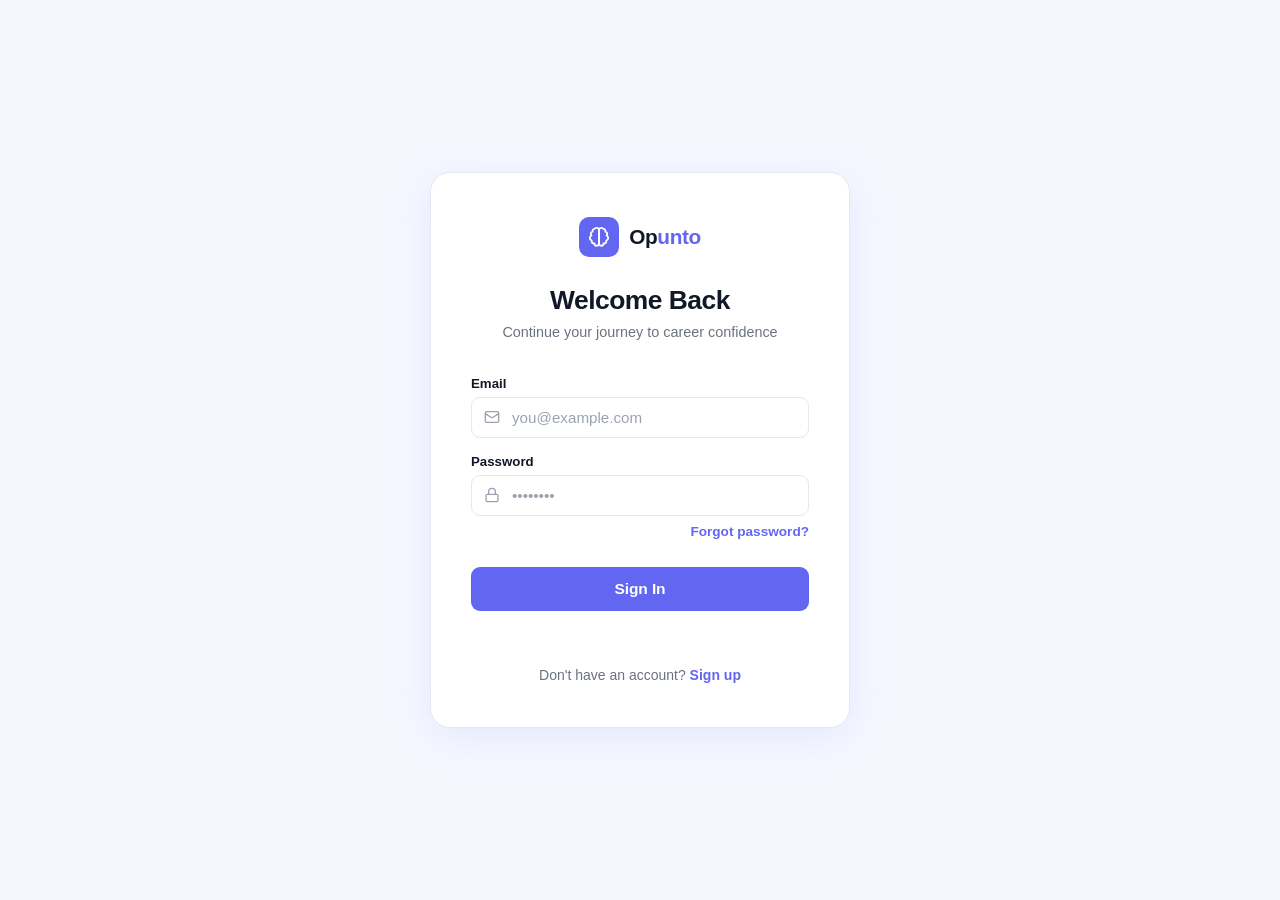
<file: frontend/index.html>
<!DOCTYPE html>
<html lang="en">
<head>
  <meta charset="UTF-8" />
  <meta name="viewport" content="width=device-width, initial-scale=1.0" />
  <title>Opunto — Sign In</title>
  <style>
    *, *::before, *::after { box-sizing: border-box; margin: 0; padding: 0; }

    :root {
      --primary: #6366f1;
      --primary-dark: #4f46e5;
      --primary-light: #e0e7ff;
      --text: #111827;
      --muted: #6b7280;
      --border: #e5e7eb;
      --bg: #f5f7ff;
      --card: #ffffff;
      --error: #dc2626;
      --radius: 12px;
    }

    body {
      font-family: -apple-system, BlinkMacSystemFont, 'Segoe UI', Roboto, 'Helvetica Neue', Arial, sans-serif;
      background: var(--bg);
      color: var(--text);
      min-height: 100vh;
      display: flex;
      flex-direction: column;
      align-items: center;
      justify-content: center;
      padding: 24px 20px;
    }

    /* ── Card ── */
    .card {
      background: var(--card);
      border: 1px solid var(--border);
      border-radius: 20px;
      padding: 44px 40px;
      width: 100%;
      max-width: 420px;
      box-shadow: 0 8px 40px rgba(99, 102, 241, 0.10);
    }

    /* ── Logo ── */
    .brand {
      display: flex;
      align-items: center;
      justify-content: center;
      gap: 10px;
      margin-bottom: 28px;
      text-decoration: none;
    }

    .brand-icon {
      width: 40px;
      height: 40px;
      background: var(--primary);
      border-radius: 10px;
      display: flex;
      align-items: center;
      justify-content: center;
      color: #fff;
      flex-shrink: 0;
    }

    .brand-name {
      font-size: 1.3rem;
      font-weight: 800;
      color: var(--text);
      letter-spacing: -0.4px;
    }

    .brand-name span { color: var(--primary); }

    /* ── Headings ── */
    .card h1 {
      font-size: 1.65rem;
      font-weight: 800;
      letter-spacing: -0.5px;
      text-align: center;
      margin-bottom: 6px;
    }

    .subtitle {
      font-size: 0.9rem;
      color: var(--muted);
      text-align: center;
      margin-bottom: 32px;
      line-height: 1.5;
    }

    /* ── Input fields ── */
    .field { margin-bottom: 16px; }

    label {
      display: block;
      font-size: 0.83rem;
      font-weight: 600;
      color: var(--text);
      margin-bottom: 6px;
    }

    .input-wrap {
      position: relative;
      display: flex;
      align-items: center;
    }

    .input-icon {
      position: absolute;
      left: 13px;
      color: #9ca3af;
      pointer-events: none;
      display: flex;
    }

    input {
      width: 100%;
      padding: 11px 14px 11px 40px;
      border: 1.5px solid var(--border);
      border-radius: 9px;
      font-size: 0.95rem;
      color: var(--text);
      background: var(--card);
      outline: none;
      transition: border-color 0.15s, box-shadow 0.15s;
      font-family: inherit;
    }

    input::placeholder { color: #9ca3af; }

    input:focus {
      border-color: var(--primary);
      box-shadow: 0 0 0 3px rgba(99, 102, 241, 0.12);
    }

    /* ── Buttons ── */
    .btn {
      width: 100%;
      padding: 13px;
      border-radius: 9px;
      font-size: 0.97rem;
      font-weight: 700;
      cursor: pointer;
      transition: background 0.18s, transform 0.18s, box-shadow 0.18s, color 0.18s;
      font-family: inherit;
      letter-spacing: -0.1px;
      border: none;
    }

    .btn-primary {
      background: var(--primary);
      color: #fff;
      margin-top: 8px;
    }

    .btn-primary:hover {
      background: var(--primary-dark);
      transform: translateY(-1px);
      box-shadow: 0 6px 20px rgba(99, 102, 241, 0.35);
    }

    .btn-primary:active { transform: translateY(0); }

    /* ── Error message ── */
    #auth-message {
      margin-top: 12px;
      font-size: 0.875rem;
      font-weight: 500;
      min-height: 20px;
      text-align: center;
      color: var(--error);
    }

    /* ── Sign up link ── */
    .signup-link {
      text-align: center;
      font-size: 0.875rem;
      color: var(--muted);
      margin-top: 24px;
    }

    .signup-link a {
      color: var(--primary);
      font-weight: 600;
      text-decoration: none;
    }

    .signup-link a:hover { text-decoration: underline; }

    /* ── Forgot password link ── */
    .forgot-link {
      text-align: right;
      font-size: 0.85rem;
      margin-top: -8px;
      margin-bottom: 20px;
    }

    .forgot-link a {
      color: var(--primary);
      font-weight: 600;
      text-decoration: none;
    }

    .forgot-link a:hover { text-decoration: underline; }

    /* ── Responsive ── */
    @media (max-width: 480px) {
      .card { padding: 32px 24px; }
    }
  </style>
</head>
<body>

  <div class="card">

    <a href="/frontend/landing.html" class="brand">
      <div class="brand-icon">
        <svg width="22" height="22" viewBox="0 0 24 24" fill="none" stroke="currentColor" stroke-width="2" stroke-linecap="round" stroke-linejoin="round">
          <path d="M9.5 2A2.5 2.5 0 0 1 12 4.5v15a2.5 2.5 0 0 1-4.96-.46 2.5 2.5 0 0 1-2.96-3.08 3 3 0 0 1-.34-5.58 2.5 2.5 0 0 1 1.32-4.24 2.5 2.5 0 0 1 1.98-3A2.5 2.5 0 0 1 9.5 2Z"/>
          <path d="M14.5 2A2.5 2.5 0 0 0 12 4.5v15a2.5 2.5 0 0 0 4.96-.46 2.5 2.5 0 0 0 2.96-3.08 3 3 0 0 0 .34-5.58 2.5 2.5 0 0 0-1.32-4.24 2.5 2.5 0 0 0-1.98-3A2.5 2.5 0 0 0 14.5 2Z"/>
        </svg>
      </div>
      <span class="brand-name">Op<span>unto</span></span>
    </a>

    <h1>Welcome Back</h1>
    <p class="subtitle">Continue your journey to career confidence</p>

    <div class="field">
      <label for="email">Email</label>
      <div class="input-wrap">
        <span class="input-icon">
          <svg width="16" height="16" viewBox="0 0 24 24" fill="none" stroke="currentColor" stroke-width="2" stroke-linecap="round" stroke-linejoin="round">
            <rect width="20" height="16" x="2" y="4" rx="2"/>
            <path d="m22 7-8.97 5.7a1.94 1.94 0 0 1-2.06 0L2 7"/>
          </svg>
        </span>
        <input id="email" type="email" placeholder="you@example.com" autocomplete="email" />
      </div>
    </div>

    <div class="field">
      <label for="password">Password</label>
      <div class="input-wrap">
        <span class="input-icon">
          <svg width="16" height="16" viewBox="0 0 24 24" fill="none" stroke="currentColor" stroke-width="2" stroke-linecap="round" stroke-linejoin="round">
            <rect width="18" height="11" x="3" y="11" rx="2" ry="2"/>
            <path d="M7 11V7a5 5 0 0 1 10 0v4"/>
          </svg>
        </span>
        <input id="password" type="password" placeholder="••••••••" autocomplete="current-password" />
      </div>
    </div>

    <p class="forgot-link"><a href="/forgot-password">Forgot password?</a></p>

    <button class="btn btn-primary" type="button" onclick="login()">Sign In</button>

    <div id="auth-message"></div>

    <p class="signup-link">Don't have an account? <a href="/register">Sign up</a></p>

  </div>

  <script src="/frontend/script.js"></script>

</body>
</html>
</file>
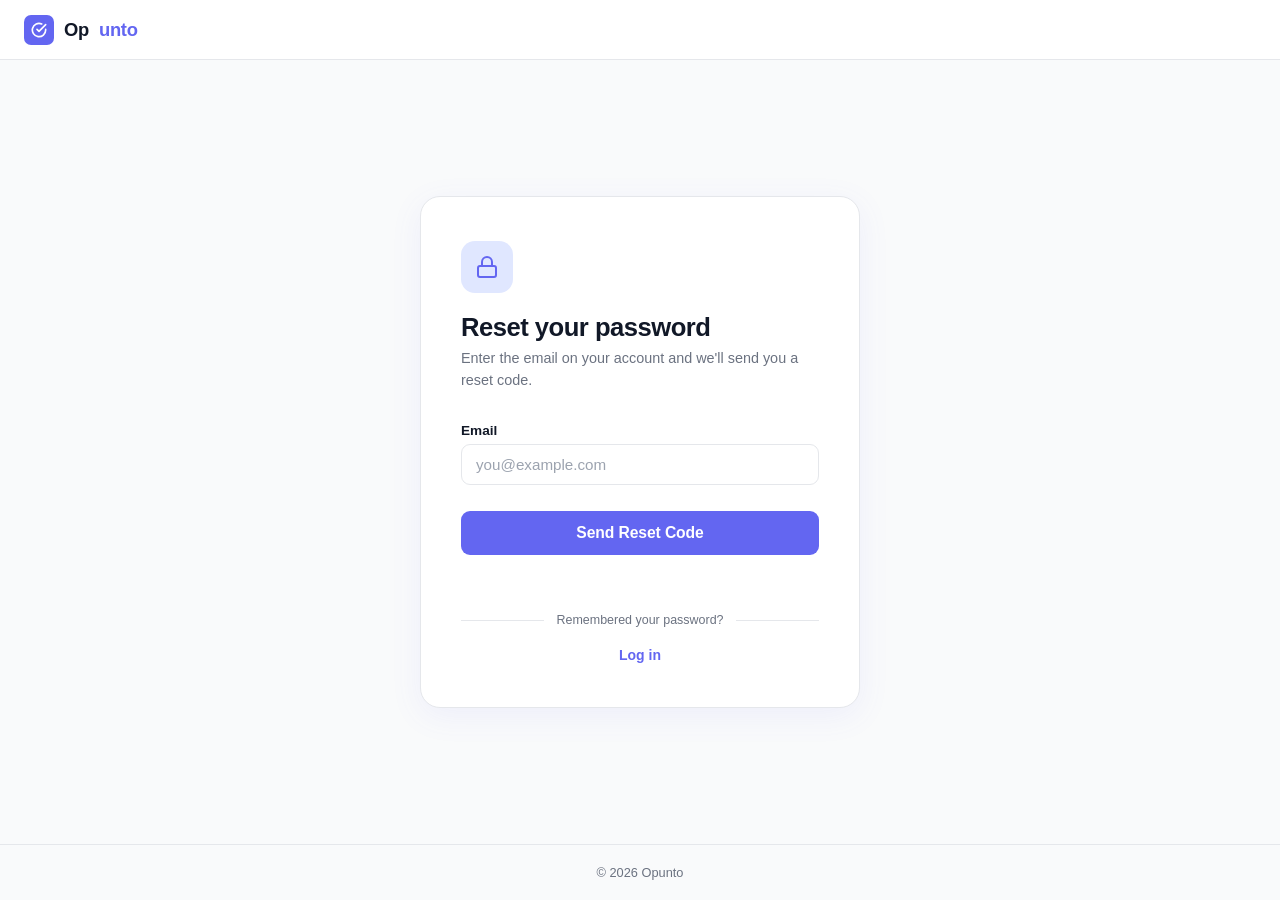
<file: frontend/forgot-password.html>
<!DOCTYPE html>
<html lang="en">
<head>
  <meta charset="UTF-8" />
  <meta name="viewport" content="width=device-width, initial-scale=1.0" />
  <title>Reset Password — Opunto</title>
  <style>
    *, *::before, *::after { box-sizing: border-box; margin: 0; padding: 0; }

    :root {
      --primary: #6366f1;
      --primary-dark: #4f46e5;
      --primary-light: #e0e7ff;
      --text: #111827;
      --muted: #6b7280;
      --border: #e5e7eb;
      --bg: #f9fafb;
      --card: #ffffff;
      --error: #dc2626;
      --success: #16a34a;
      --radius: 12px;
    }

    body {
      font-family: -apple-system, BlinkMacSystemFont, 'Segoe UI', Roboto, 'Helvetica Neue', Arial, sans-serif;
      background: var(--bg);
      color: var(--text);
      min-height: 100vh;
      display: flex;
      flex-direction: column;
    }

    nav {
      background: rgba(255, 255, 255, 0.92);
      backdrop-filter: blur(12px);
      border-bottom: 1px solid var(--border);
      padding: 0 24px;
      height: 60px;
      display: flex;
      align-items: center;
    }

    .logo {
      display: flex;
      align-items: center;
      gap: 10px;
      text-decoration: none;
      font-size: 1.15rem;
      font-weight: 700;
      color: var(--text);
      letter-spacing: -0.3px;
    }

    .logo-icon {
      width: 30px;
      height: 30px;
      background: var(--primary);
      border-radius: 7px;
      display: flex;
      align-items: center;
      justify-content: center;
      color: #fff;
      font-size: 0.9rem;
    }

    .logo span { color: var(--primary); }

    main {
      flex: 1;
      display: flex;
      align-items: center;
      justify-content: center;
      padding: 40px 20px;
    }

    .card {
      background: var(--card);
      border: 1px solid var(--border);
      border-radius: 20px;
      padding: 44px 40px;
      width: 100%;
      max-width: 440px;
      box-shadow: 0 8px 32px rgba(99, 102, 241, 0.08);
    }

    .card-icon {
      width: 52px;
      height: 52px;
      background: var(--primary-light);
      border-radius: 14px;
      display: flex;
      align-items: center;
      justify-content: center;
      margin-bottom: 20px;
    }

    .card h1 {
      font-size: 1.6rem;
      font-weight: 800;
      letter-spacing: -0.5px;
      margin-bottom: 6px;
    }

    .card .subtitle {
      font-size: 0.9rem;
      color: var(--muted);
      margin-bottom: 32px;
      line-height: 1.5;
    }

    .field { margin-bottom: 18px; }

    label {
      display: block;
      font-size: 0.85rem;
      font-weight: 600;
      color: var(--text);
      margin-bottom: 6px;
    }

    input {
      width: 100%;
      padding: 11px 14px;
      border: 1.5px solid var(--border);
      border-radius: 9px;
      font-size: 0.95rem;
      color: var(--text);
      background: var(--card);
      outline: none;
      transition: border-color 0.15s, box-shadow 0.15s;
      font-family: inherit;
    }

    input::placeholder { color: #9ca3af; }

    input:focus {
      border-color: var(--primary);
      box-shadow: 0 0 0 3px rgba(99, 102, 241, 0.12);
    }

    .btn-submit {
      width: 100%;
      padding: 13px;
      background: var(--primary);
      color: #fff;
      border: none;
      border-radius: 9px;
      font-size: 0.98rem;
      font-weight: 700;
      cursor: pointer;
      margin-top: 8px;
      transition: background 0.18s, transform 0.18s, box-shadow 0.18s;
      font-family: inherit;
      letter-spacing: -0.1px;
    }

    .btn-submit:hover {
      background: var(--primary-dark);
      transform: translateY(-1px);
      box-shadow: 0 6px 20px rgba(99, 102, 241, 0.35);
    }

    .btn-submit:active { transform: translateY(0); }

    #reset-message {
      margin-top: 14px;
      font-size: 0.875rem;
      font-weight: 500;
      min-height: 20px;
      text-align: center;
      color: var(--error);
    }

    #reset-message.success { color: var(--success); }

    .divider {
      display: flex;
      align-items: center;
      gap: 12px;
      margin: 24px 0 20px;
    }

    .divider::before, .divider::after {
      content: '';
      flex: 1;
      height: 1px;
      background: var(--border);
    }

    .divider span {
      font-size: 0.78rem;
      color: var(--muted);
      white-space: nowrap;
    }

    .login-link {
      text-align: center;
      font-size: 0.875rem;
      color: var(--muted);
    }

    .login-link a {
      color: var(--primary);
      font-weight: 600;
      text-decoration: none;
    }

    .login-link a:hover { text-decoration: underline; }

    footer {
      text-align: center;
      padding: 20px;
      font-size: 0.8rem;
      color: var(--muted);
      border-top: 1px solid var(--border);
    }

    @media (max-width: 480px) {
      .card { padding: 32px 24px; }
    }
  </style>
</head>
<body>

  <nav>
    <a href="/frontend/landing.html" class="logo">
      <div class="logo-icon">
        <svg width="16" height="16" viewBox="0 0 24 24" fill="none" stroke="currentColor" stroke-width="2.5" stroke-linecap="round" stroke-linejoin="round">
          <path d="M22 11.08V12a10 10 0 1 1-5.93-9.14"/>
          <polyline points="22 4 12 14.01 9 11.01"/>
        </svg>
      </div>
      Op<span>unto</span>
    </a>
  </nav>

  <main>
    <div class="card">

      <div class="card-icon">
        <svg width="24" height="24" viewBox="0 0 24 24" fill="none" stroke="#6366f1" stroke-width="2" stroke-linecap="round" stroke-linejoin="round">
          <rect width="18" height="11" x="3" y="11" rx="2" ry="2"/>
          <path d="M7 11V7a5 5 0 0 1 10 0v4"/>
        </svg>
      </div>

      <h1>Reset your password</h1>
      <p class="subtitle" id="reset-subtitle">Enter the email on your account and we'll send you a reset code.</p>

      <div class="field">
        <label for="reset-email">Email</label>
        <input id="reset-email" type="email" placeholder="you@example.com" autocomplete="email" />
      </div>

      <div class="field" id="otp-field" style="display:none">
        <label for="reset-otp">Reset Code</label>
        <input id="reset-otp" type="text" placeholder="6-digit code from your email" maxlength="6" autocomplete="one-time-code" />
      </div>

      <div class="field" id="new-password-field" style="display:none">
        <label for="reset-new-password">New Password</label>
        <input id="reset-new-password" type="password" placeholder="Min. 6 characters" autocomplete="new-password" />
      </div>

      <button class="btn-submit" id="reset-btn" type="button" onclick="forgotPassword()">Send Reset Code</button>

      <div id="reset-message"></div>

      <div class="divider"><span>Remembered your password?</span></div>

      <p class="login-link"><a href="/">Log in</a></p>

    </div>
  </main>

  <footer>© 2026 Opunto</footer>

  <script src="/frontend/script.js"></script>

</body>
</html>
</file>
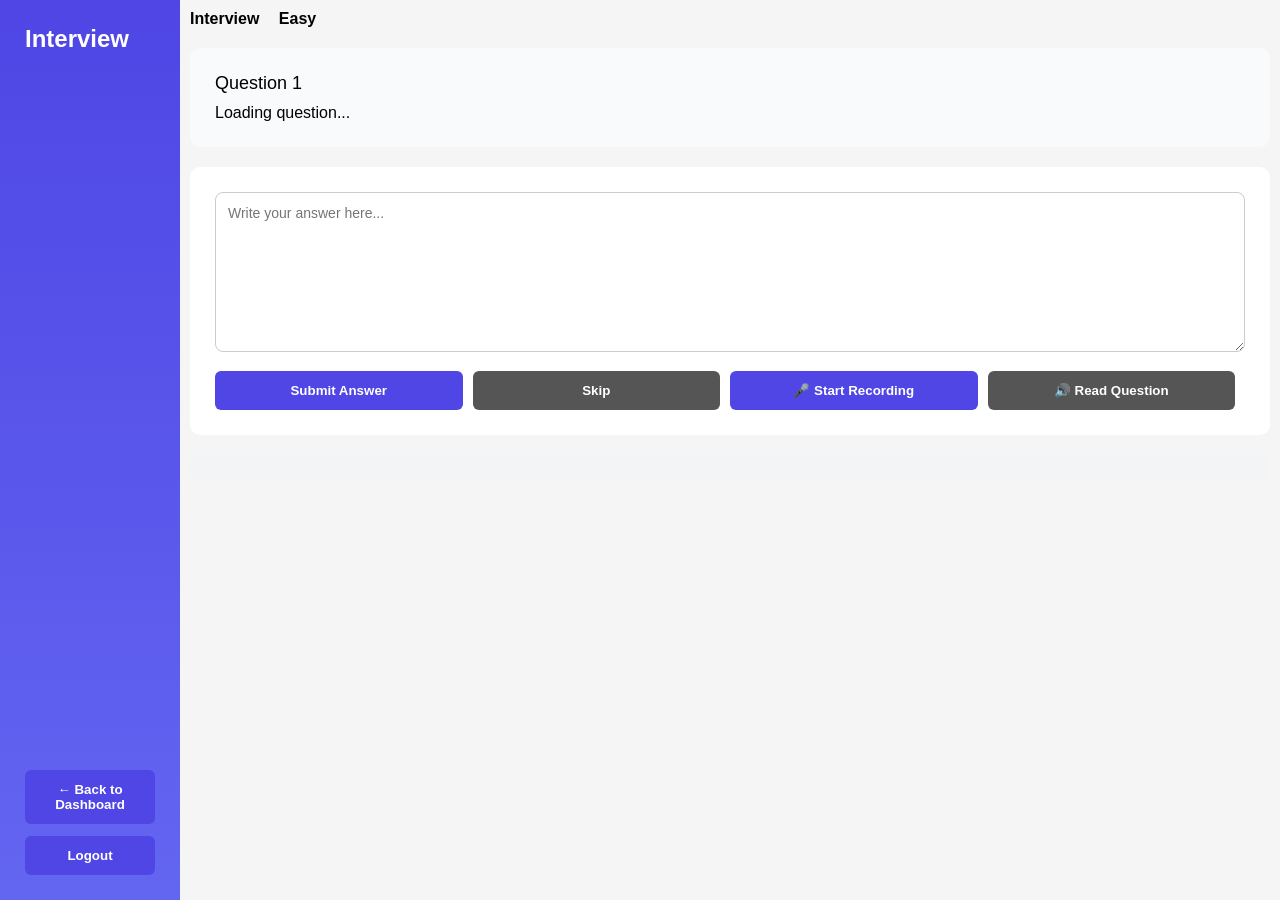
<file: frontend/interview.html>
<!DOCTYPE html>
<html>

<head>
    <title>Interview Session</title>
    <link rel="stylesheet" href="/frontend/style.css">
</head>

<body>

<!-- Sidebar -->

<div class="sidebar">
    <h2>Interview</h2>
    
    <div class="sidebar-bottom">
    <button onclick="window.location.href='/frontend/dashboard.html'" style="margin-bottom: 12px;">← Back to Dashboard</button>
        <button onclick="logout()">Logout</button>
        
    </div>
</div>

<!-- Main Content -->

<div class="main-content">

    <!-- Top Bar -->

    <div class="top-bar">

        <div class="interview-info">
            <span id="domain-title">Interview</span>
            <span id="difficulty">Easy</span>
        </div>

        <!-- <div class="timer">
            ⏱ Time: <span id="time">10:00</span>
        </div> -->

    </div>

    <!-- Question Card -->

    <div class="question-card">

        <div class="question-header">
            Question <span id="question-number">1</span> 
        </div>

        <div class="question-text" id="question">
            Loading question...
        </div>

    </div>

    <!-- Answer Section -->

    <div class="answer-card">

        <textarea id="answer" placeholder="Write your answer here..."></textarea>

        <div class="actions">

            <button type="button" onclick="submitAnswer()">Submit Answer</button>

            <button type="button" id="next-btn" class="secondary-btn" style="display:none;">
                Next
            </button>

            <button type="button" class="secondary-btn" onclick="skipQuestion()">
                Skip
            </button>

            <button id="recordBtn">🎤 Start Recording</button>

            <button type="button" class="secondary-btn" onclick="playQuestionAudio()">🔊 Read Question</button>
            
            <p id="recordStatus"></p>
            
        </div>

    </div>

    <!-- Feedback -->

    <div class="feedback-card" id="feedback">
        <!-- Feedback will appear here -->
    </div>

</div>

<script src="/frontend/script.js"></script>

<script>
    // Optional: Skip handler (you can connect backend later)
    function skipQuestion() {
        alert("Skip feature not implemented yet");
    }
</script>

</body>

</html>
</file>
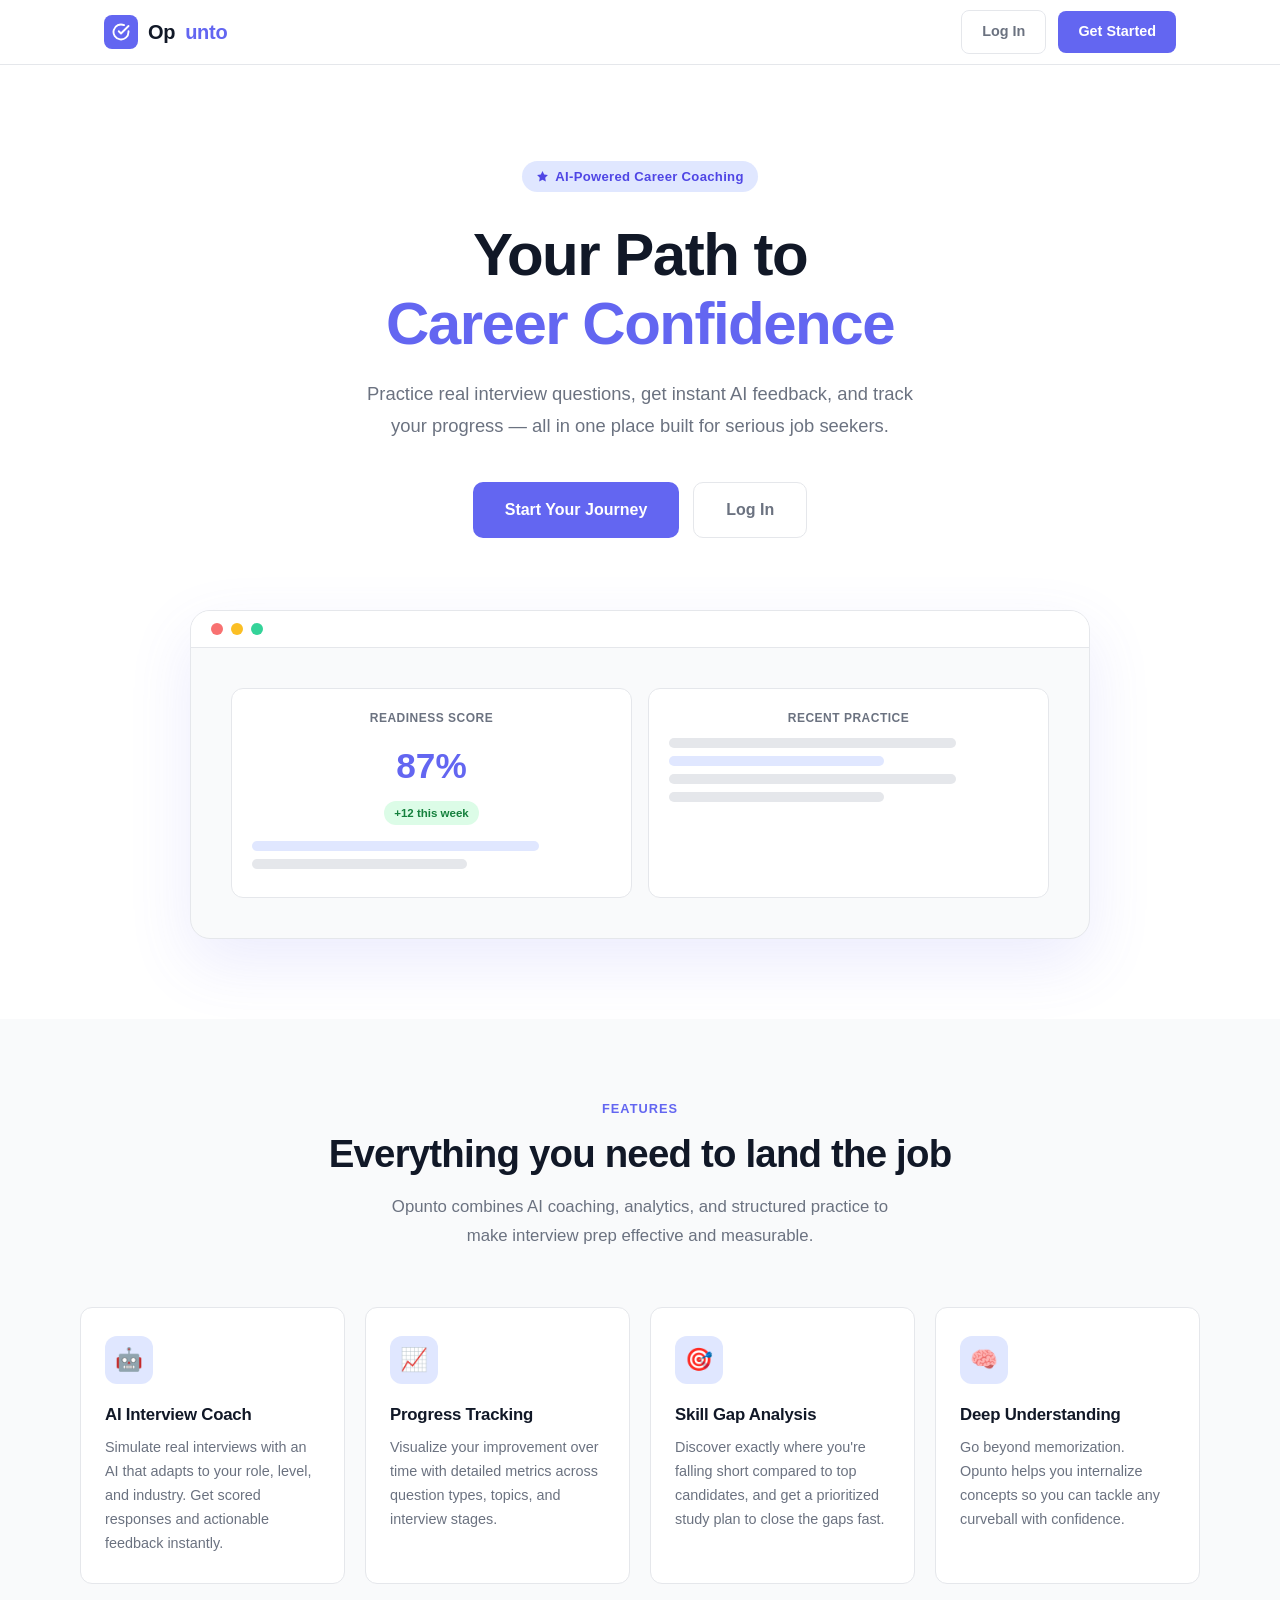
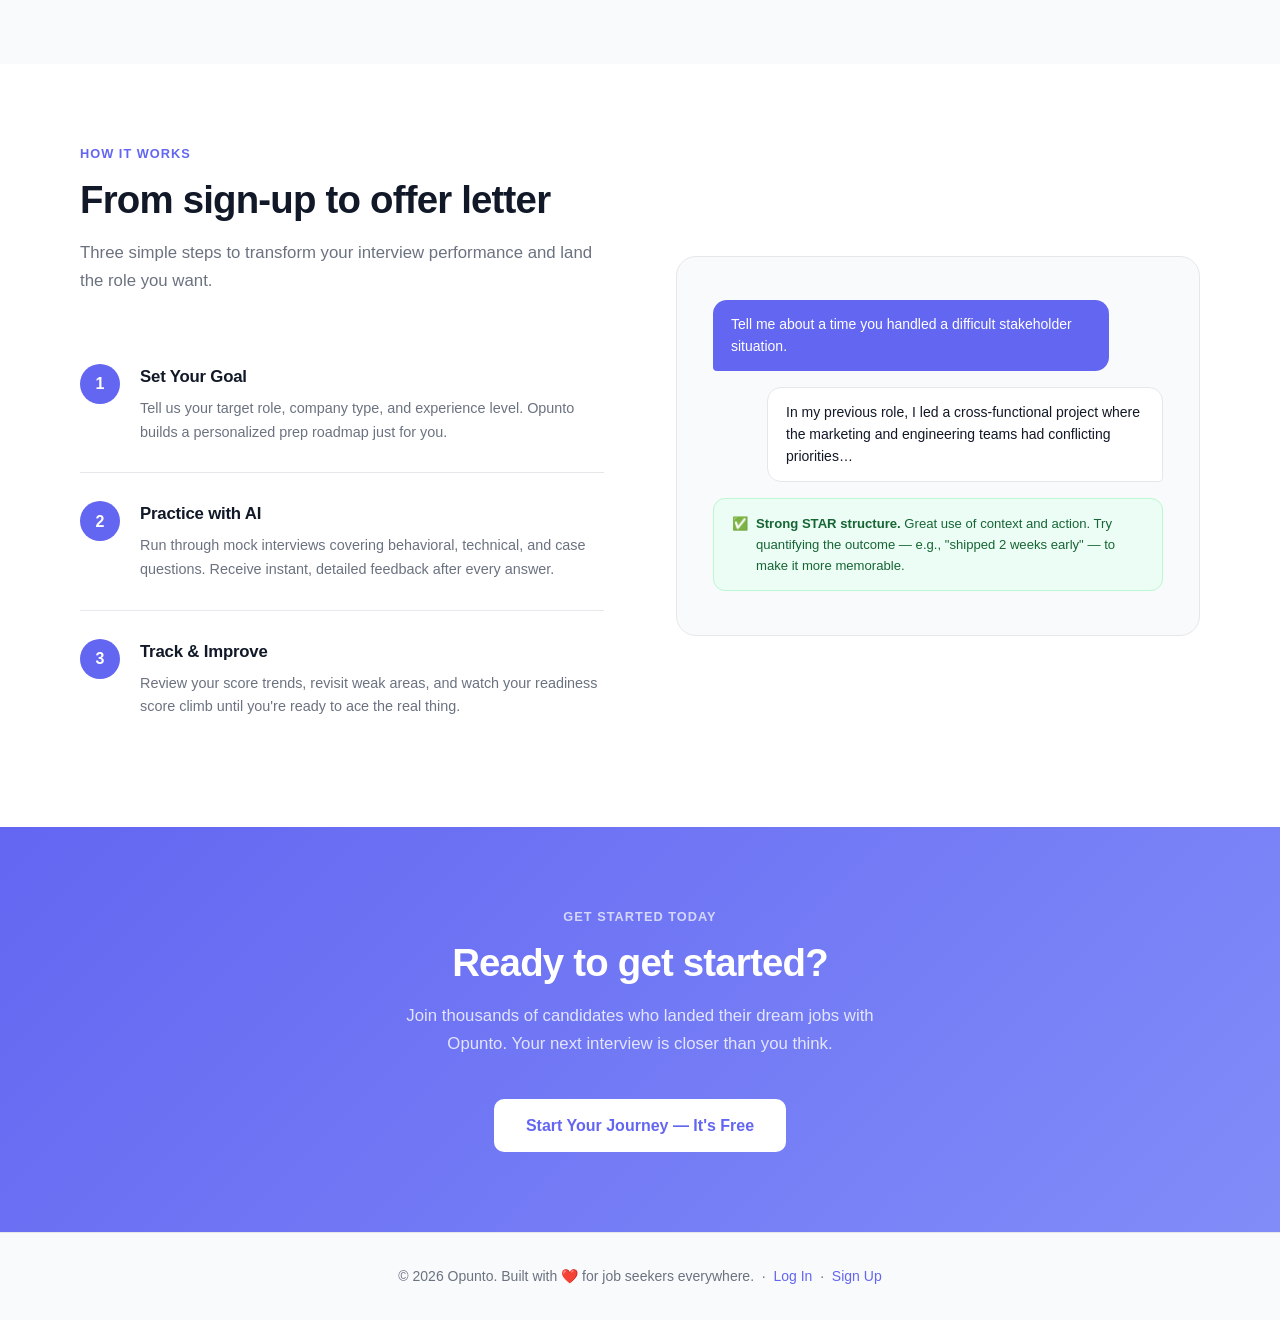
<file: frontend/landing.html>
<!DOCTYPE html>
<html lang="en">
<head>
  <meta charset="UTF-8" />
  <meta name="viewport" content="width=device-width, initial-scale=1.0" />
  <title>Opunto — AI-Powered Interview Preparation</title>
  <style>
    *, *::before, *::after { box-sizing: border-box; margin: 0; padding: 0; }

    :root {
      --primary: #6366f1;
      --primary-dark: #4f46e5;
      --primary-light: #e0e7ff;
      --text: #111827;
      --muted: #6b7280;
      --border: #e5e7eb;
      --bg: #ffffff;
      --bg-soft: #f9fafb;
      --radius: 12px;
      --shadow: 0 4px 24px rgba(99, 102, 241, 0.10);
    }

    html { scroll-behavior: smooth; }

    body {
      font-family: -apple-system, BlinkMacSystemFont, 'Segoe UI', Roboto, 'Helvetica Neue', Arial, sans-serif;
      color: var(--text);
      background: var(--bg);
      line-height: 1.6;
    }

    /* ── Navbar ── */
    nav {
      position: sticky;
      top: 0;
      z-index: 100;
      background: rgba(255, 255, 255, 0.92);
      backdrop-filter: blur(12px);
      border-bottom: 1px solid var(--border);
    }

    .nav-inner {
      max-width: 1120px;
      margin: 0 auto;
      padding: 0 24px;
      height: 64px;
      display: flex;
      align-items: center;
      justify-content: space-between;
    }

    .logo {
      display: flex;
      align-items: center;
      gap: 10px;
      text-decoration: none;
      font-size: 1.25rem;
      font-weight: 700;
      color: var(--text);
      letter-spacing: -0.3px;
    }

    .logo-icon {
      width: 34px;
      height: 34px;
      background: var(--primary);
      border-radius: 8px;
      display: flex;
      align-items: center;
      justify-content: center;
      color: #fff;
      font-size: 1rem;
    }

    .logo span { color: var(--primary); }

    .nav-actions { display: flex; align-items: center; gap: 12px; }

    .btn {
      display: inline-flex;
      align-items: center;
      justify-content: center;
      gap: 6px;
      padding: 9px 20px;
      border-radius: 8px;
      font-size: 0.9rem;
      font-weight: 600;
      cursor: pointer;
      text-decoration: none;
      border: none;
      transition: all 0.18s ease;
    }

    .btn-ghost {
      background: transparent;
      color: var(--muted);
      border: 1px solid var(--border);
    }
    .btn-ghost:hover { background: var(--bg-soft); color: var(--text); }

    .btn-primary {
      background: var(--primary);
      color: #fff;
    }
    .btn-primary:hover { background: var(--primary-dark); transform: translateY(-1px); box-shadow: 0 6px 20px rgba(99,102,241,0.35); }

    .btn-lg {
      padding: 14px 32px;
      font-size: 1rem;
      border-radius: 10px;
    }

    /* ── Hero ── */
    .hero {
      max-width: 1120px;
      margin: 0 auto;
      padding: 96px 24px 80px;
      text-align: center;
    }

    .hero-badge {
      display: inline-flex;
      align-items: center;
      gap: 6px;
      background: var(--primary-light);
      color: var(--primary-dark);
      font-size: 0.82rem;
      font-weight: 600;
      padding: 5px 14px;
      border-radius: 100px;
      margin-bottom: 28px;
      letter-spacing: 0.3px;
    }

    .hero h1 {
      font-size: clamp(2.4rem, 5vw, 3.75rem);
      font-weight: 800;
      line-height: 1.15;
      letter-spacing: -1.5px;
      color: var(--text);
      max-width: 760px;
      margin: 0 auto 20px;
    }

    .hero h1 .highlight {
      color: var(--primary);
      position: relative;
    }

    .hero p {
      font-size: 1.15rem;
      color: var(--muted);
      max-width: 560px;
      margin: 0 auto 40px;
      line-height: 1.75;
    }

    .hero-actions { display: flex; gap: 14px; justify-content: center; flex-wrap: wrap; }

    .hero-image {
      max-width: 900px;
      margin: 72px auto 0;
      background: var(--bg-soft);
      border: 1px solid var(--border);
      border-radius: 20px;
      overflow: hidden;
      box-shadow: 0 24px 64px rgba(99,102,241,0.12);
    }

    .hero-image-bar {
      background: var(--bg);
      border-bottom: 1px solid var(--border);
      padding: 12px 20px;
      display: flex;
      align-items: center;
      gap: 8px;
    }

    .dot { width: 12px; height: 12px; border-radius: 50%; }
    .dot-red { background: #f87171; }
    .dot-yellow { background: #fbbf24; }
    .dot-green { background: #34d399; }

    .hero-image-body {
      padding: 40px;
      display: grid;
      grid-template-columns: 1fr 1fr;
      gap: 16px;
      min-height: 220px;
    }

    .mock-card {
      background: #fff;
      border: 1px solid var(--border);
      border-radius: var(--radius);
      padding: 20px;
    }

    .mock-label {
      font-size: 0.75rem;
      font-weight: 600;
      color: var(--muted);
      text-transform: uppercase;
      letter-spacing: 0.5px;
      margin-bottom: 10px;
    }

    .mock-line { height: 10px; background: var(--border); border-radius: 6px; margin-bottom: 8px; }
    .mock-line.short { width: 60%; }
    .mock-line.med { width: 80%; }
    .mock-line.primary { background: var(--primary-light); }

    .mock-score {
      font-size: 2.2rem;
      font-weight: 800;
      color: var(--primary);
      margin-bottom: 4px;
    }

    .mock-tag {
      display: inline-block;
      font-size: 0.72rem;
      font-weight: 600;
      padding: 3px 10px;
      border-radius: 100px;
      background: #dcfce7;
      color: #15803d;
    }

    /* ── Section wrapper ── */
    section { padding: 80px 24px; }
    .container { max-width: 1120px; margin: 0 auto; }

    .section-label {
      font-size: 0.8rem;
      font-weight: 700;
      color: var(--primary);
      text-transform: uppercase;
      letter-spacing: 1px;
      margin-bottom: 12px;
    }

    .section-title {
      font-size: clamp(1.6rem, 3vw, 2.4rem);
      font-weight: 800;
      letter-spacing: -0.8px;
      line-height: 1.2;
      margin-bottom: 16px;
    }

    .section-sub {
      font-size: 1.05rem;
      color: var(--muted);
      max-width: 520px;
      line-height: 1.7;
    }

    /* ── Features ── */
    .features { background: var(--bg-soft); }

    .features-header { text-align: center; margin-bottom: 56px; }
    .features-header .section-sub { margin: 0 auto; }

    .features-grid {
      display: grid;
      grid-template-columns: repeat(4, 1fr);
      gap: 20px;
    }

    .feature-card {
      background: #fff;
      border: 1px solid var(--border);
      border-radius: var(--radius);
      padding: 28px 24px;
      transition: box-shadow 0.2s, transform 0.2s;
    }

    .feature-card:hover {
      box-shadow: var(--shadow);
      transform: translateY(-4px);
    }

    .feature-icon {
      width: 48px;
      height: 48px;
      border-radius: 12px;
      background: var(--primary-light);
      display: flex;
      align-items: center;
      justify-content: center;
      font-size: 1.4rem;
      margin-bottom: 18px;
    }

    .feature-card h3 {
      font-size: 1.05rem;
      font-weight: 700;
      margin-bottom: 8px;
      letter-spacing: -0.2px;
    }

    .feature-card p {
      font-size: 0.9rem;
      color: var(--muted);
      line-height: 1.65;
    }

    /* ── How it works ── */
    .how { background: var(--bg); }

    .how-inner {
      display: grid;
      grid-template-columns: 1fr 1fr;
      gap: 72px;
      align-items: center;
    }

    .steps { display: flex; flex-direction: column; gap: 0; }

    .step {
      display: flex;
      gap: 20px;
      padding: 28px 0;
      border-bottom: 1px solid var(--border);
      position: relative;
    }

    .step:last-child { border-bottom: none; }

    .step-number {
      flex-shrink: 0;
      width: 40px;
      height: 40px;
      border-radius: 50%;
      background: var(--primary);
      color: #fff;
      font-weight: 800;
      font-size: 1rem;
      display: flex;
      align-items: center;
      justify-content: center;
    }

    .step-content h3 {
      font-size: 1.05rem;
      font-weight: 700;
      margin-bottom: 6px;
      letter-spacing: -0.2px;
    }

    .step-content p {
      font-size: 0.9rem;
      color: var(--muted);
      line-height: 1.65;
    }

    .how-visual {
      background: var(--bg-soft);
      border: 1px solid var(--border);
      border-radius: 20px;
      padding: 36px;
      min-height: 380px;
      display: flex;
      flex-direction: column;
      justify-content: center;
      gap: 16px;
    }

    .chat-bubble {
      padding: 14px 18px;
      border-radius: 14px;
      font-size: 0.875rem;
      line-height: 1.55;
      max-width: 88%;
    }

    .chat-bubble.ai {
      background: var(--primary);
      color: #fff;
      border-bottom-left-radius: 4px;
      align-self: flex-start;
    }

    .chat-bubble.user {
      background: #fff;
      border: 1px solid var(--border);
      color: var(--text);
      border-bottom-right-radius: 4px;
      align-self: flex-end;
    }

    .chat-feedback {
      background: #ecfdf5;
      border: 1px solid #bbf7d0;
      border-radius: 12px;
      padding: 14px 18px;
      font-size: 0.82rem;
      color: #166534;
      display: flex;
      align-items: flex-start;
      gap: 8px;
    }

    /* ── CTA ── */
    .cta-section {
      background: linear-gradient(135deg, var(--primary) 0%, #818cf8 100%);
      color: #fff;
      text-align: center;
    }

    .cta-section .section-title { color: #fff; }

    .cta-section .section-sub { color: rgba(255,255,255,0.8); margin: 0 auto 40px; }

    .btn-white {
      background: #fff;
      color: var(--primary);
    }
    .btn-white:hover { background: var(--primary-light); transform: translateY(-1px); box-shadow: 0 6px 20px rgba(0,0,0,0.12); }

    /* ── Footer ── */
    footer {
      background: var(--bg-soft);
      border-top: 1px solid var(--border);
      padding: 32px 24px;
      text-align: center;
      font-size: 0.875rem;
      color: var(--muted);
    }

    footer a { color: var(--primary); text-decoration: none; }
    footer a:hover { text-decoration: underline; }

    /* ── Responsive ── */
    @media (max-width: 900px) {
      .features-grid { grid-template-columns: repeat(2, 1fr); }
      .how-inner { grid-template-columns: 1fr; gap: 48px; }
      .how-visual { min-height: auto; }
    }

    @media (max-width: 600px) {
      .hero { padding: 64px 20px 56px; }
      .features-grid { grid-template-columns: 1fr; }
      .hero-image-body { grid-template-columns: 1fr; }
      .nav-actions .btn-ghost { display: none; }
      section { padding: 60px 20px; }
    }
  </style>
</head>
<body>

  <!-- Navbar -->
  <nav>
    <div class="nav-inner">
      <a href="/landing.html" class="logo">
        <div class="logo-icon">
          <svg width="18" height="18" viewBox="0 0 24 24" fill="none" stroke="currentColor" stroke-width="2.5" stroke-linecap="round" stroke-linejoin="round">
            <path d="M22 11.08V12a10 10 0 1 1-5.93-9.14"/>
            <polyline points="22 4 12 14.01 9 11.01"/>
          </svg>
        </div>
        Op<span>unto</span>
      </a>
      <div class="nav-actions">
        <a href="/" class="btn btn-ghost">Log In</a>
        <a href="/register" class="btn btn-primary">Get Started</a>
      </div>
    </div>
  </nav>

  <!-- Hero -->
  <div class="hero">
    <div class="hero-badge">
      <svg width="13" height="13" viewBox="0 0 24 24" fill="currentColor"><path d="M12 2L15.09 8.26L22 9.27L17 14.14L18.18 21.02L12 17.77L5.82 21.02L7 14.14L2 9.27L8.91 8.26L12 2Z"/></svg>
      AI-Powered Career Coaching
    </div>
    <h1>Your Path to<br><span class="highlight">Career Confidence</span></h1>
    <p>Practice real interview questions, get instant AI feedback, and track your progress — all in one place built for serious job seekers.</p>
    <div class="hero-actions">
      <a href="/register" class="btn btn-primary btn-lg">Start Your Journey</a>
      <a href="/" class="btn btn-ghost btn-lg">Log In</a>
    </div>

    <div class="hero-image">
      <div class="hero-image-bar">
        <div class="dot dot-red"></div>
        <div class="dot dot-yellow"></div>
        <div class="dot dot-green"></div>
      </div>
      <div class="hero-image-body">
        <div class="mock-card">
          <div class="mock-label">Readiness Score</div>
          <div class="mock-score">87%</div>
          <div class="mock-tag">+12 this week</div>
          <div style="margin-top: 16px;">
            <div class="mock-line med primary"></div>
            <div class="mock-line short"></div>
          </div>
        </div>
        <div class="mock-card">
          <div class="mock-label">Recent Practice</div>
          <div class="mock-line med"></div>
          <div class="mock-line short primary"></div>
          <div class="mock-line med"></div>
          <div class="mock-line short"></div>
        </div>
      </div>
    </div>
  </div>

  <!-- Features -->
  <section class="features">
    <div class="container">
      <div class="features-header">
        <div class="section-label">Features</div>
        <div class="section-title">Everything you need to land the job</div>
        <p class="section-sub">Opunto combines AI coaching, analytics, and structured practice to make interview prep effective and measurable.</p>
      </div>
      <div class="features-grid">
        <div class="feature-card">
          <div class="feature-icon">🤖</div>
          <h3>AI Interview Coach</h3>
          <p>Simulate real interviews with an AI that adapts to your role, level, and industry. Get scored responses and actionable feedback instantly.</p>
        </div>
        <div class="feature-card">
          <div class="feature-icon">📈</div>
          <h3>Progress Tracking</h3>
          <p>Visualize your improvement over time with detailed metrics across question types, topics, and interview stages.</p>
        </div>
        <div class="feature-card">
          <div class="feature-icon">🎯</div>
          <h3>Skill Gap Analysis</h3>
          <p>Discover exactly where you're falling short compared to top candidates, and get a prioritized study plan to close the gaps fast.</p>
        </div>
        <div class="feature-card">
          <div class="feature-icon">🧠</div>
          <h3>Deep Understanding</h3>
          <p>Go beyond memorization. Opunto helps you internalize concepts so you can tackle any curveball with confidence.</p>
        </div>
      </div>
    </div>
  </section>

  <!-- How it works -->
  <section class="how">
    <div class="container">
      <div class="how-inner">
        <div>
          <div class="section-label">How It Works</div>
          <div class="section-title">From sign-up to offer letter</div>
          <p class="section-sub" style="margin-bottom: 40px;">Three simple steps to transform your interview performance and land the role you want.</p>
          <div class="steps">
            <div class="step">
              <div class="step-number">1</div>
              <div class="step-content">
                <h3>Set Your Goal</h3>
                <p>Tell us your target role, company type, and experience level. Opunto builds a personalized prep roadmap just for you.</p>
              </div>
            </div>
            <div class="step">
              <div class="step-number">2</div>
              <div class="step-content">
                <h3>Practice with AI</h3>
                <p>Run through mock interviews covering behavioral, technical, and case questions. Receive instant, detailed feedback after every answer.</p>
              </div>
            </div>
            <div class="step">
              <div class="step-number">3</div>
              <div class="step-content">
                <h3>Track & Improve</h3>
                <p>Review your score trends, revisit weak areas, and watch your readiness score climb until you're ready to ace the real thing.</p>
              </div>
            </div>
          </div>
        </div>
        <div class="how-visual">
          <div class="chat-bubble ai">Tell me about a time you handled a difficult stakeholder situation.</div>
          <div class="chat-bubble user">In my previous role, I led a cross-functional project where the marketing and engineering teams had conflicting priorities…</div>
          <div class="chat-feedback">
            <span>✅</span>
            <span><strong>Strong STAR structure.</strong> Great use of context and action. Try quantifying the outcome — e.g., "shipped 2 weeks early" — to make it more memorable.</span>
          </div>
        </div>
      </div>
    </div>
  </section>

  <!-- CTA -->
  <section class="cta-section">
    <div class="container">
      <div class="section-label" style="color: rgba(255,255,255,0.7);">Get Started Today</div>
      <div class="section-title">Ready to get started?</div>
      <p class="section-sub">Join thousands of candidates who landed their dream jobs with Opunto. Your next interview is closer than you think.</p>
      <a href="/register" class="btn btn-white btn-lg">Start Your Journey — It's Free</a>
    </div>
  </section>

  <!-- Footer -->
  <footer>
    <p>© 2026 Opunto. Built with ❤️ for job seekers everywhere. &nbsp;·&nbsp; <a href="/">Log In</a> &nbsp;·&nbsp; <a href="/register">Sign Up</a></p>
  </footer>

</body>
</html>
</file>
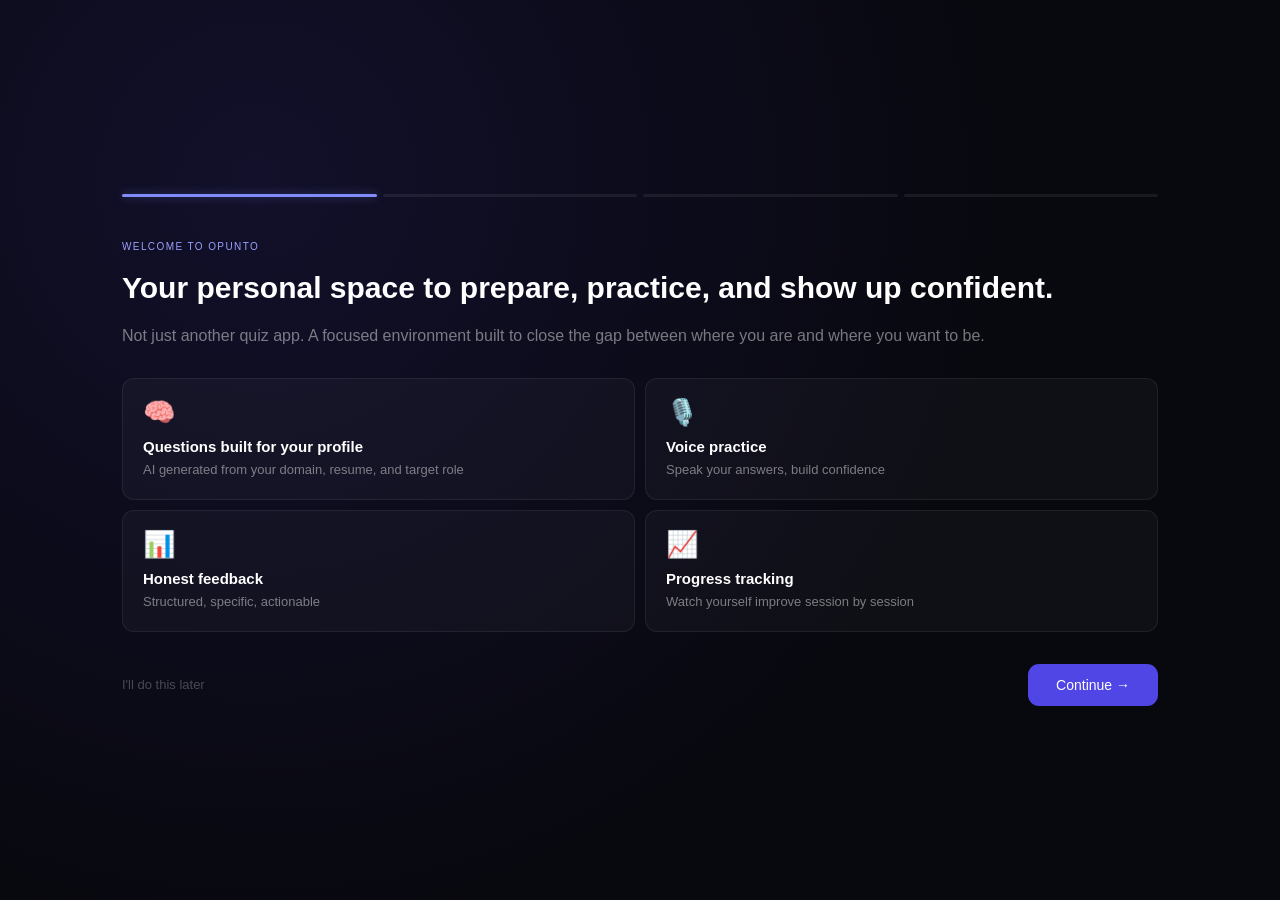
<file: frontend/onboarding.html>
<!DOCTYPE html>
<html>
<head>
<title>Welcome — Opunto</title>
<style>
*{box-sizing:border-box;margin:0;padding:0;font-family:Arial,Helvetica,sans-serif;}
body{background:radial-gradient(circle at 20% 20%,#12102a 0%,#08080f 60%);min-height:100vh;display:flex;justify-content:center;align-items:center;color:white;}
.wrap{width:100%;max-width:1100px;padding:32px;}
.prog{display:flex;gap:6px;margin-bottom:44px;}
.ps{height:3px;flex:1;background:rgba(255,255,255,.07);border-radius:10px;transition:.4s;}
.ps.active{background:#818cf8;box-shadow:0 0 10px rgba(129,140,248,.4);}
.ps.done{background:#6366f1;}
.scene{display:none;animation:fu .45s ease;}
.scene.active{display:block;}
@keyframes fu{from{opacity:0;transform:translateY(8px);}to{opacity:1;transform:none;}}
.tag{font-size:10px;letter-spacing:.14em;text-transform:uppercase;color:#9aa0ff;margin-bottom:16px;}
.title{font-size:30px;line-height:1.35;margin-bottom:12px;font-weight:600;color:#fff;}
.sub{font-size:16px;line-height:1.85;color:rgba(255,255,255,.45);margin-bottom:28px;}

.feat-grid{display:grid;grid-template-columns:1fr 1fr;gap:10px;margin-bottom:8px;}
.feat{background:rgba(255,255,255,.03);border:0.5px solid rgba(255,255,255,.07);border-radius:12px;padding:18px 20px;}
.feat-icon{font-size:26px;margin-bottom:10px;}
.feat-t{font-size:15px;font-weight:900;color:#fff;margin-bottom:5px;}
.feat-d{font-size:13px;color:rgba(255,255,255,.45);line-height:1.6;}

.sg{display:grid;grid-template-columns:1fr 1fr;gap:10px;margin-bottom:14px;}
.sc{border-radius:12px;padding:16px;border:0.5px solid;}
.sc.r{background:rgba(239,68,68,.06);border-color:rgba(239,68,68,.15);}
.sc.a{background:rgba(245,158,11,.06);border-color:rgba(245,158,11,.15);}
.sc.i{background:rgba(99,102,241,.06);border-color:rgba(99,102,241,.15);}
.sc.g{background:rgba(34,197,94,.06);border-color:rgba(34,197,94,.15);}
.sn{font-size:26px;font-weight:600;margin-bottom:5px;}
.sc.r .sn{color:#f87171;}.sc.a .sn{color:#fbbf24;}.sc.i .sn{color:#818cf8;}.sc.g .sn{color:#4ade80;}
.sl{font-size:12px;color:rgba(255,255,255,.6);line-height:1.5;margin-bottom:4px;}
.sx{font-size:13px;color:rgba(255,255,255,.25);line-height:1.6;}
.stag{display:inline-block;font-size:10px;padding:2px 8px;border-radius:5px;margin-top:7px;font-weight:500;}
.sc.r .stag{background:rgba(239,68,68,.12);color:#f87171;}
.sc.a .stag{background:rgba(245,158,11,.12);color:#fbbf24;}
.sc.i .stag{background:rgba(99,102,241,.12);color:#818cf8;}
.sc.g .stag{background:rgba(34,197,94,.12);color:#4ade80;}
.bnr{background:rgba(99,102,241,.08);border:0.5px solid rgba(99,102,241,.2);border-radius:11px;padding:16px 18px;display:flex;gap:12px;align-items:flex-start;}
.bnr-t{font-size:13px;color:rgba(255,255,255,.6);line-height:1.65;}
.bnr-t strong{color:#a5b4fc;font-weight:500;}

.mindset-card{background:rgba(99,102,241,.06);border:0.5px solid rgba(99,102,241,.18);border-radius:14px;padding:24px;margin-bottom:20px;}
.qmark{font-size:32px;color:rgba(99,102,241,.35);line-height:1;margin-bottom:10px;}
.qtext{font-size:15px;color:rgba(255,255,255,.75);line-height:1.8;margin-bottom:14px;}
.qauthor{font-size:12px;color:#818cf8;}

.pillars{display:flex;flex-direction:column;gap:10px;margin-bottom:8px;}
.pillar{display:flex;align-items:center;gap:12px;background:rgba(255,255,255,.03);border:0.5px solid rgba(255,255,255,.06);border-radius:10px;padding:12px 14px;}
.pillar-num{width:24px;height:24px;border-radius:50%;background:rgba(99,102,241,.2);border:0.5px solid rgba(99,102,241,.3);display:flex;align-items:center;justify-content:center;font-size:11px;color:#818cf8;font-weight:600;min-width:24px;}
.pillar-t{font-size:13px;font-weight:500;color:#fff;margin-bottom:2px;}
.pillar-d{font-size:11px;color:rgba(255,255,255,.35);}

.mc-grid{display:grid;grid-template-columns:1fr 1fr;gap:12px;margin-bottom:8px;}
.mc{border:0.5px solid rgba(255,255,255,.1);border-radius:13px;padding:20px;cursor:pointer;transition:all .25s;background:rgba(255,255,255,.02);position:relative;}
.mc:hover{border-color:rgba(99,102,241,.4);background:rgba(99,102,241,.05);transform:translateY(-1px);}
.mc.sel{border-color:#6366f1;background:rgba(99,102,241,.09);}
.mchk{position:absolute;top:13px;right:13px;width:18px;height:18px;border-radius:50%;background:#6366f1;display:none;align-items:center;justify-content:center;font-size:10px;}
.mc.sel .mchk{display:flex;}
.mc-ico{font-size:24px;margin-bottom:10px;}
.mc-name{font-size:14px;font-weight:600;color:#fff;margin-bottom:5px;}
.mc-desc{font-size:12px;color:rgba(255,255,255,.35);line-height:1.6;}
.mc-tag{display:inline-block;font-size:10px;padding:3px 9px;border-radius:6px;background:rgba(99,102,241,.12);color:#818cf8;margin-top:10px;}
.mc-tag.soon{background:rgba(255,255,255,.05);color:rgba(255,255,255,.25);}

.foot{display:flex;justify-content:space-between;align-items:center;margin-top:32px;}
.next-btn{padding:13px 28px;background:#4f46e5;border:none;border-radius:11px;color:#fff;font-size:14px;font-weight:500;cursor:pointer;transition:all .2s;}
.next-btn:hover{background:#4338ca;transform:translateY(-1px);}
.skip-btn{background:none;border:none;color:rgba(255,255,255,.25);cursor:pointer;font-size:13px;}
.skip-btn:hover{color:rgba(255,255,255,.45);}
</style>
</head>
<body>
<div class="wrap">
  <div class="prog">
    <div class="ps active" id="ps0"></div>
    <div class="ps" id="ps1"></div>
    <div class="ps" id="ps2"></div>
    <div class="ps" id="ps3"></div>
  </div>

  <!-- Scene 0 — Welcome -->
  <div class="scene active" id="sc0">
    <div class="tag">Welcome to Opunto</div>
    <div class="title">Your personal space to prepare, practice, and show up confident.</div>
    <div class="sub">Not just another quiz app. A focused environment built to close the gap between where you are and where you want to be.</div>
    <div class="feat-grid">
      <div class="feat"><div class="feat-icon">🧠</div><div class="feat-t">Questions built for your profile</div><div class="feat-d">AI generated from your domain, resume, and target role</div></div>
      <div class="feat"><div class="feat-icon">🎙️</div><div class="feat-t">Voice practice</div><div class="feat-d">Speak your answers, build confidence</div></div>
      <div class="feat"><div class="feat-icon">📊</div><div class="feat-t">Honest feedback</div><div class="feat-d">Structured, specific, actionable</div></div>
      <div class="feat"><div class="feat-icon">📈</div><div class="feat-t">Progress tracking</div><div class="feat-d">Watch yourself improve session by session</div></div>
    </div>
  </div>

  <!-- Scene 1 — Reality stats -->
  <div class="scene" id="sc1">
    <div class="tag">The reality of job hunting</div>
    <div class="title">The odds are tough. Preparation is your only real edge.</div>
    <div class="sub">Here's what the data actually says.</div>
    <div class="sg">
      <div class="sc r"><div class="sn">250+</div><div class="sl">Resumes per job posting</div><div class="sx">You are not competing with a few people. You are competing with hundreds.</div><span class="stag">Reality check</span></div>
      <div class="sc a"><div class="sn">33%</div><div class="sl">Decisions made in first 90 seconds</div><div class="sx">First impressions form before you finish your first answer.</div><span class="stag">Wake up call</span></div>
      <div class="sc i"><div class="sn">47%</div><div class="sl">Fail due to poor prep — not lack of skill</div><div class="sx">Most rejections are about readiness, not ability.</div><span class="stag">The real problem</span></div>
      <div class="sc g"><div class="sn">3x</div><div class="sl">More likely to get an offer with practice</div><div class="sx">Candidates who prepare consistently outperform every time.</div><span class="stag">Your opportunity</span></div>
    </div>
    <div class="bnr"><span style="font-size:20px;min-width:24px">💡</span><div class="bnr-t">You cannot control who else applies. But you can control <strong>how prepared you are</strong> — and that is the difference that matters.</div></div>
  </div>

  <!-- Scene 2 — Mindset -->
  <div class="scene" id="sc2">
    <div class="tag">Before you begin</div>
    <div class="title">Confidence is built, not born.</div>
    <div class="mindset-card">
      <div class="qmark">"</div>
      <div class="qtext">Most candidates walk in hoping they'll do well. The ones who get the offer walked in knowing they were ready. The difference isn't talent — it's what they did before they walked in the door.</div>
      <div class="qauthor">— The Opunto philosophy</div>
    </div>
    <div class="pillars">
      <div class="pillar"><div class="pillar-num">1</div><div><div class="pillar-t">Practice out loud</div><div class="pillar-d">Thinking an answer and saying it are very different things</div></div></div>
      <div class="pillar"><div class="pillar-num">2</div><div><div class="pillar-t">Embrace honest feedback</div><div class="pillar-d">Knowing your gaps is the first step to closing them</div></div></div>
      <div class="pillar"><div class="pillar-num">3</div><div><div class="pillar-t">Show up every day</div><div class="pillar-d">10 minutes of focused practice beats 3 hours the night before</div></div></div>
    </div>
  </div>

  <!-- Scene 3 — Mode -->
  <div class="scene" id="sc3">
    <div class="tag">Your experience</div>
    <div class="title">How would you like to work through this?</div>
    <div class="sub">You can switch between modes anytime from your dashboard.</div>
    <div class="mc-grid">
      <div class="mc sel" id="m-pro" onclick="pickMode('pro')">
        <div class="mchk">✓</div>
        <div class="mc-ico">💼</div>
        <div class="mc-name">Professional</div>
        <div class="mc-desc">Clean dashboard, structured sessions, and honest progress tracking. Focused and distraction-free.</div>
        <span class="mc-tag">Default</span>
      </div>
      <div class="mc" id="m-game" onclick="pickMode('game')">
        <div class="mchk">✓</div>
        <div class="mc-ico">⚔️</div>
        <div class="mc-name">Game Mode</div>
        <div class="mc-desc">XP, levels, quests and streaks. Makes daily practice feel like a mission worth completing.</div>
        <span class="mc-tag soon">Coming soon</span>
      </div>
    </div>
  </div>

  <div class="foot">
    <button class="skip-btn" onclick="skipAll()">I'll do this later</button>
    <button class="next-btn" id="next-btn" onclick="next()">Continue →</button>
  </div>
</div>

<script>
let cur=0,mode='pro';
const btns=['Continue →','Continue →','Continue →','Begin my journey →'];

function next(){
  console.log("current step:", cur);
  try {                                                              // ← add try here
    document.getElementById('sc'+cur).classList.remove('active');
    document.getElementById('ps'+cur).classList.remove('active');
    document.getElementById('ps'+cur).classList.add('done');
    cur++;
    if(cur>3){completeOnboarding();return;}
    document.getElementById('sc'+cur).classList.add('active');
    document.getElementById('ps'+cur).classList.add('active');
    document.getElementById('next-btn').innerText=btns[cur];
  } catch(e) {
    console.log("ERROR:", e);
  }
}

function pickMode(m){
  mode=m;
  document.getElementById('m-pro').classList.toggle('sel',m==='pro');
  document.getElementById('m-game').classList.toggle('sel',m==='game');
}

async function completeOnboarding(){
  console.log("completeOnboarding called");  // ← add
  localStorage.setItem('mode', mode);
  
  const res = await fetch('/complete-onboarding', {
    method: 'POST',
    credentials: 'include'
  });
  
  console.log("status:", res.status);  // ← add
  
  window.location.href = '/dashboard';
}

function skipAll(){
  localStorage.setItem('mode','pro');
  fetch('/complete-onboarding',{method:'POST',credentials:'include'});
  window.location.href='/dashboard';
}
</script>
</body>
</html>
</file>
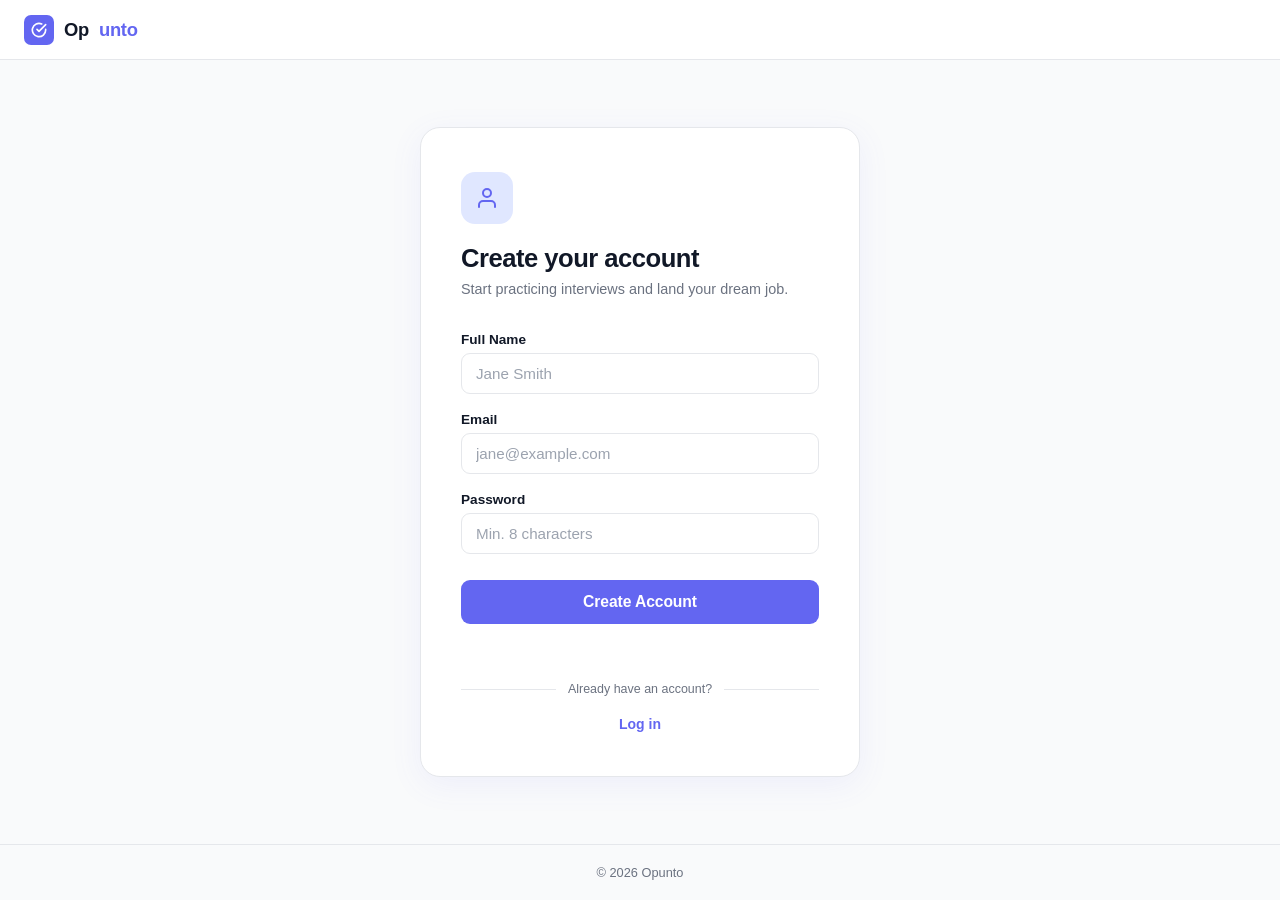
<file: frontend/register.html>
<!DOCTYPE html>
<html lang="en">
<head>
  <meta charset="UTF-8" />
  <meta name="viewport" content="width=device-width, initial-scale=1.0" />
  <title>Create Account — Opunto</title>
  <style>
    *, *::before, *::after { box-sizing: border-box; margin: 0; padding: 0; }

    :root {
      --primary: #6366f1;
      --primary-dark: #4f46e5;
      --primary-light: #e0e7ff;
      --text: #111827;
      --muted: #6b7280;
      --border: #e5e7eb;
      --bg: #f9fafb;
      --card: #ffffff;
      --error: #dc2626;
      --success: #16a34a;
      --radius: 12px;
    }

    body {
      font-family: -apple-system, BlinkMacSystemFont, 'Segoe UI', Roboto, 'Helvetica Neue', Arial, sans-serif;
      background: var(--bg);
      color: var(--text);
      min-height: 100vh;
      display: flex;
      flex-direction: column;
    }

    /* ── Navbar ── */
    nav {
      background: rgba(255, 255, 255, 0.92);
      backdrop-filter: blur(12px);
      border-bottom: 1px solid var(--border);
      padding: 0 24px;
      height: 60px;
      display: flex;
      align-items: center;
    }

    .logo {
      display: flex;
      align-items: center;
      gap: 10px;
      text-decoration: none;
      font-size: 1.15rem;
      font-weight: 700;
      color: var(--text);
      letter-spacing: -0.3px;
    }

    .logo-icon {
      width: 30px;
      height: 30px;
      background: var(--primary);
      border-radius: 7px;
      display: flex;
      align-items: center;
      justify-content: center;
      color: #fff;
      font-size: 0.9rem;
    }

    .logo span { color: var(--primary); }

    /* ── Main layout ── */
    main {
      flex: 1;
      display: flex;
      align-items: center;
      justify-content: center;
      padding: 40px 20px;
    }

    .card {
      background: var(--card);
      border: 1px solid var(--border);
      border-radius: 20px;
      padding: 44px 40px;
      width: 100%;
      max-width: 440px;
      box-shadow: 0 8px 32px rgba(99, 102, 241, 0.08);
    }

    /* ── Card header ── */
    .card-icon {
      width: 52px;
      height: 52px;
      background: var(--primary-light);
      border-radius: 14px;
      display: flex;
      align-items: center;
      justify-content: center;
      margin-bottom: 20px;
    }

    .card h1 {
      font-size: 1.6rem;
      font-weight: 800;
      letter-spacing: -0.5px;
      margin-bottom: 6px;
    }

    .card .subtitle {
      font-size: 0.9rem;
      color: var(--muted);
      margin-bottom: 32px;
      line-height: 1.5;
    }

    /* ── Form fields ── */
    .field { margin-bottom: 18px; }

    label {
      display: block;
      font-size: 0.85rem;
      font-weight: 600;
      color: var(--text);
      margin-bottom: 6px;
    }

    input {
      width: 100%;
      padding: 11px 14px;
      border: 1.5px solid var(--border);
      border-radius: 9px;
      font-size: 0.95rem;
      color: var(--text);
      background: var(--card);
      outline: none;
      transition: border-color 0.15s, box-shadow 0.15s;
      font-family: inherit;
    }

    input::placeholder { color: #9ca3af; }

    input:focus {
      border-color: var(--primary);
      box-shadow: 0 0 0 3px rgba(99, 102, 241, 0.12);
    }

    /* ── Submit button ── */
    .btn-submit {
      width: 100%;
      padding: 13px;
      background: var(--primary);
      color: #fff;
      border: none;
      border-radius: 9px;
      font-size: 0.98rem;
      font-weight: 700;
      cursor: pointer;
      margin-top: 8px;
      transition: background 0.18s, transform 0.18s, box-shadow 0.18s;
      font-family: inherit;
      letter-spacing: -0.1px;
    }

    .btn-submit:hover {
      background: var(--primary-dark);
      transform: translateY(-1px);
      box-shadow: 0 6px 20px rgba(99, 102, 241, 0.35);
    }

    .btn-submit:active { transform: translateY(0); }

    /* ── Feedback message ── */
    #register-message {
      margin-top: 14px;
      font-size: 0.875rem;
      font-weight: 500;
      min-height: 20px;
      text-align: center;
      color: var(--error);
    }

    #register-message.success { color: var(--success); }

    /* ── Divider ── */
    .divider {
      display: flex;
      align-items: center;
      gap: 12px;
      margin: 24px 0 20px;
    }

    .divider::before, .divider::after {
      content: '';
      flex: 1;
      height: 1px;
      background: var(--border);
    }

    .divider span {
      font-size: 0.78rem;
      color: var(--muted);
      white-space: nowrap;
    }

    /* ── Log in link ── */
    .login-link {
      text-align: center;
      font-size: 0.875rem;
      color: var(--muted);
    }

    .login-link a {
      color: var(--primary);
      font-weight: 600;
      text-decoration: none;
    }

    .login-link a:hover { text-decoration: underline; }

    /* ── Footer ── */
    footer {
      text-align: center;
      padding: 20px;
      font-size: 0.8rem;
      color: var(--muted);
      border-top: 1px solid var(--border);
    }

    /* ── Responsive ── */
    @media (max-width: 480px) {
      .card { padding: 32px 24px; }
    }
  </style>
</head>
<body>

  <nav>
    <a href="/frontend/landing.html" class="logo">
      <div class="logo-icon">
        <svg width="16" height="16" viewBox="0 0 24 24" fill="none" stroke="currentColor" stroke-width="2.5" stroke-linecap="round" stroke-linejoin="round">
          <path d="M22 11.08V12a10 10 0 1 1-5.93-9.14"/>
          <polyline points="22 4 12 14.01 9 11.01"/>
        </svg>
      </div>
      Op<span>unto</span>
    </a>
  </nav>

  <main>
    <div class="card">

      <div class="card-icon">
        <svg width="24" height="24" viewBox="0 0 24 24" fill="none" stroke="#6366f1" stroke-width="2" stroke-linecap="round" stroke-linejoin="round">
          <path d="M20 21v-2a4 4 0 0 0-4-4H8a4 4 0 0 0-4 4v2"/>
          <circle cx="12" cy="7" r="4"/>
        </svg>
      </div>

      <h1>Create your account</h1>
      <p class="subtitle">Start practicing interviews and land your dream job.</p>

      <div class="field">
        <label for="register-name">Full Name</label>
        <input id="register-name" type="text" placeholder="Jane Smith" autocomplete="name" />
      </div>

      <div class="field">
        <label for="register-email">Email</label>
        <input id="register-email" type="email" placeholder="jane@example.com" autocomplete="email" />
      </div>

      <div class="field">
        <label for="register-password">Password</label>
        <input id="register-password" type="password" placeholder="Min. 8 characters" autocomplete="new-password" />
      </div>

      <div class="field" id="otp-field" style="display:none">
        <label for="register-otp">Verification Code</label>
        <input id="register-otp" type="text" placeholder="6-digit code from your email" maxlength="6" autocomplete="one-time-code" />
      </div>

      <button class="btn-submit" id="register-btn" type="button" onclick="register()">Create Account</button>

      <div id="register-message"></div>

      <div class="divider"><span>Already have an account?</span></div>

      <p class="login-link"><a href="/">Log in</a></p>

    </div>
  </main>

  <footer>© 2026 Opunto</footer>

  <script src="/frontend/script.js"></script>

</body>
</html>
</file>
<file: frontend/style.css>
/* ================= RESET ================= */

* {
    box-sizing: border-box;
    margin: 0;
    padding: 0;
    font-family: Arial, Helvetica, sans-serif;
}

/* ================= BODY ================= */

body {
    background-color: #f5f5f5;
    color: black;
}

/* ================= SIDEBAR ================= */

.sidebar {
    width: 180px;
    height: 100vh;
    background: linear-gradient(180deg,#4F46E5,#6366F1);
    position: fixed;
    left: 0;
    top: 0;
    padding: 25px;
    color: white;

    display: flex;
    flex-direction: column;
    justify-content: space-between;
}

.sidebar h2 {
    font-size: 24px;
}

.sidebar-bottom {
    margin-top: auto;
}

/* ================= MAIN CONTENT ================= */

.main-content {
    margin-left: 180px;
    padding: 10px;
}

/* ================= TOP BAR ================= */

.top-bar{
    display:flex;
    justify-content:space-between;
    align-items:center;
    margin-bottom:20px;
}

.interview-info span{
    margin-right:15px;
    font-weight:600;
}

.timer{
    font-weight:600;
}

/* ================= QUESTION CARD ================= */

.question-card{
    background:#F9FAFB;
    color:black;
    padding:25px;
    border-radius:10px;
    margin-bottom:20px;
}

/* 🔥 IMPORTANT FIX */

.question-header{
    font-size:18px;
    margin-bottom:10px;
    color:black;
}

.question-text{
    font-size:16px;
    color:black;
}

/* ================= ANSWER CARD ================= */

.answer-card{
    background:white;
    color:black;
    padding:25px;
    border-radius:10px;
    margin-bottom:20px;
}

/* ================= TEXTAREA ================= */

textarea{
    width:100%;
    height:160px;
    padding:12px;
    border-radius:8px;
    border:1px solid #ccc;
    margin-bottom:15px;
    background:white;
    color:black;
    font-size:14px;
}

/* ================= BUTTONS ================= */

button {
    width: 100%;
    padding: 12px;
    background: #4F46E5;
    color: white;
    border: none;
    border-radius: 6px;
    font-weight: bold;
    cursor: pointer;
}

button:hover {
    background: #4338CA;
}

.actions{
    display:flex;
    gap:10px;
}

.secondary-btn{
    background:#555;
}

/* ================= FEEDBACK ================= */

.feedback-card {
    background-color: #F3F4F6;
    color: black;
    padding: 12px;
    border-radius: 8px;
    margin-top: 20px;
}

/* ================= AUTH PAGE ================= */

.auth-container{
    width:400px;
    margin:80px auto;
}

.app-title{
    text-align:center;
    margin-bottom:30px;
}

.auth-card{
    background:white;
    color:black;
    padding:25px;
    border-radius:10px;
    margin-bottom:25px;
    box-shadow:0 6px 20px rgba(0,0,0,0.08);
}

.auth-card h2{
    margin-bottom:15px;
}

.auth-card input{
    width:100%;
    padding:10px;
    margin-bottom:12px;
    border-radius:6px;
    border:1px solid #ccc;
}

/* ================= THEME BUTTON ================= */

#theme-toggle{
    position:absolute;
    top:20px;
    right:20px;
    padding:8px 14px;
    border:none;
    border-radius:6px;
    background:#4F46E5;
    color:white;
    cursor:pointer;
}

/* ================= DARK MODE ================= */

.dark-mode {
    background-color: #0f0f0f;
    color: white;
}

/* QUESTION CARD */

.dark-mode .question-card{
    background:#1e1e1e;
    color:white;
}

.dark-mode .question-header{
    color:white;
}

.dark-mode .question-text{
    color:white;
}

/* ANSWER CARD */

.dark-mode .answer-card{
    background:#1e1e1e;
    color:white;
}

/* TEXTAREA */

.dark-mode textarea{
    background:#2a2a2a;
    color:white;
    border:1px solid #444;
}

/* AUTH */

.dark-mode .auth-card{
    background:#1e1e1e;
    color:white;
}

.dark-mode input{
    background:#2a2a2a;
    color:white;
    border:1px solid #444;
}

/* FEEDBACK */

.dark-mode .feedback-card {
    background-color: #1e1e1e;
    color: #ffffff;
}


/* ================= DASHBOARD ================= */

.dashboard-container{
    max-width:900px;
    margin:40px auto;
    padding:20px;
}

.welcome-section{
    margin-bottom:40px;
}

.welcome-section h1{
    font-size:52px;
    margin-bottom:10px;
}

.welcome-section p{
    font-size:22px;
    color:#b0b0b0;
}

.dashboard-container .main-content{
    margin-left:0;
    padding:0;
}

.dashboard-card{
    background:#1a1a1a;
    padding:30px;
    border-radius:20px;
    border:1px solid #2a2a2a;
}

.dashboard-card h2{
    margin-bottom:25px;
    font-size:28px;
}

#domain{
    width:100%;
    padding:14px;
    border-radius:12px;
    background:#2a2a2a;
    color:white;
    border:1px solid #444;
    margin-bottom:20px;
    font-size:16px;
}

/* dashboard buttons only */

.dashboard-btn{
    width:auto;
    padding:14px 28px;
    border-radius:10px;
    font-size:16px;
}

.logout-btn{
    background:#2f2f2f;
    margin-left:10px;
}
</file>
